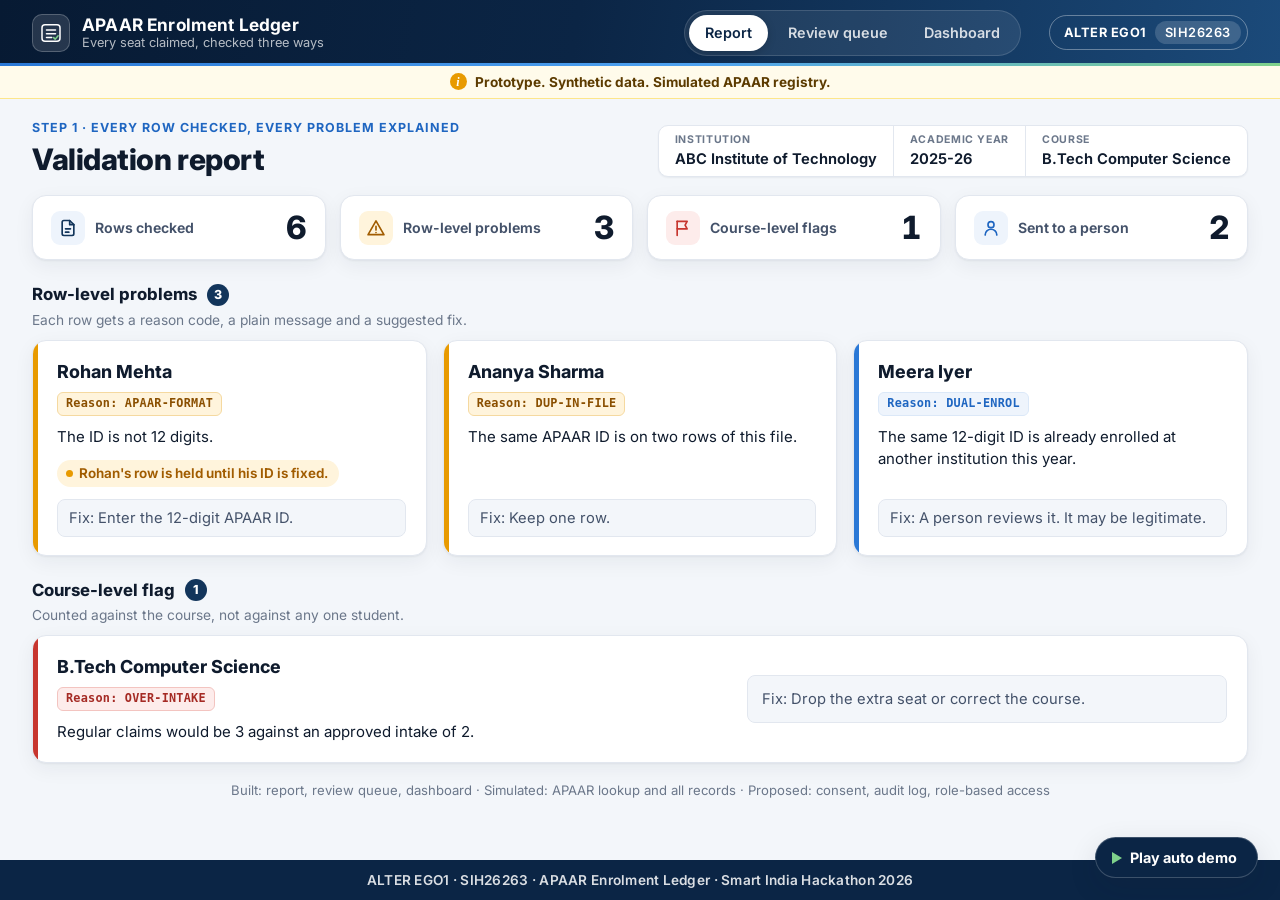
<file: index.html>
<!DOCTYPE html>
<html lang="en">
<head>
  <meta charset="utf-8">
  <meta name="viewport" content="width=device-width, initial-scale=1">
  <title>Report · APAAR Enrolment Ledger</title>
  <link rel="icon" href="data:image/svg+xml,%3Csvg xmlns='http://www.w3.org/2000/svg' viewBox='0 0 32 32'%3E%3Crect width='32' height='32' rx='7' fill='%230b2545'/%3E%3Cpath d='M9 10h14M9 15h14M9 20h7' stroke='white' stroke-width='2.4' stroke-linecap='round' fill='none'/%3E%3Cpath d='M18.5 21.5l2.3 2.3 4.4-4.8' stroke='%237fd18b' stroke-width='2.4' stroke-linecap='round' stroke-linejoin='round' fill='none'/%3E%3C/svg%3E">
  <link rel="preconnect" href="https://fonts.googleapis.com">
  <link rel="preconnect" href="https://fonts.gstatic.com" crossorigin>
  <link rel="stylesheet" href="https://fonts.googleapis.com/css2?family=Inter:wght@400..800&display=swap">
  <link rel="stylesheet" href="style.css">
</head>
<body data-page="report">
  <header class="topbar">
    <a class="brand" href="index.html">
      <span class="brand-mark" aria-hidden="true">
        <svg viewBox="0 0 32 32"><rect x="4" y="5" width="24" height="22" rx="4"/><path d="M10 12h12M10 17h12M10 22h7"/><path d="M19.5 22.2l2 2 4-4.4"/></svg>
      </span>
      <span class="brand-text">
        <span class="brand-name">APAAR Enrolment Ledger</span>
        <span class="brand-sub">Every seat claimed, checked three ways</span>
      </span>
    </a>
    <nav>
      <a href="index.html">Report</a>
      <a href="review.html">Review queue</a>
      <a href="dashboard.html">Dashboard</a>
    </nav>
    <p class="team-chip">ALTER EGO1 <span>SIH26263</span></p>
  </header>
  <p class="banner">Prototype. Synthetic data. Simulated APAAR registry.</p>
  <main class="page">
    <div class="page-head">
      <div class="page-title">
        <p class="eyebrow">Step 1 · Every row checked, every problem explained</p>
        <h1>Validation report</h1>
      </div>
      <div id="context"></div>
    </div>
    <div id="screen"></div>
    <p class="scope-line">Built: report, review queue, dashboard · Simulated: APAAR lookup and all records · Proposed: consent, audit log, role-based access</p>
  </main>
  <footer class="site-footer">ALTER EGO1 · SIH26263 · APAAR Enrolment Ledger · Smart India Hackathon 2026</footer>
  <script src="data.js"></script>
  <script src="app.js"></script>
  <script src="demo.js"></script>
</body>
</html>
</file>
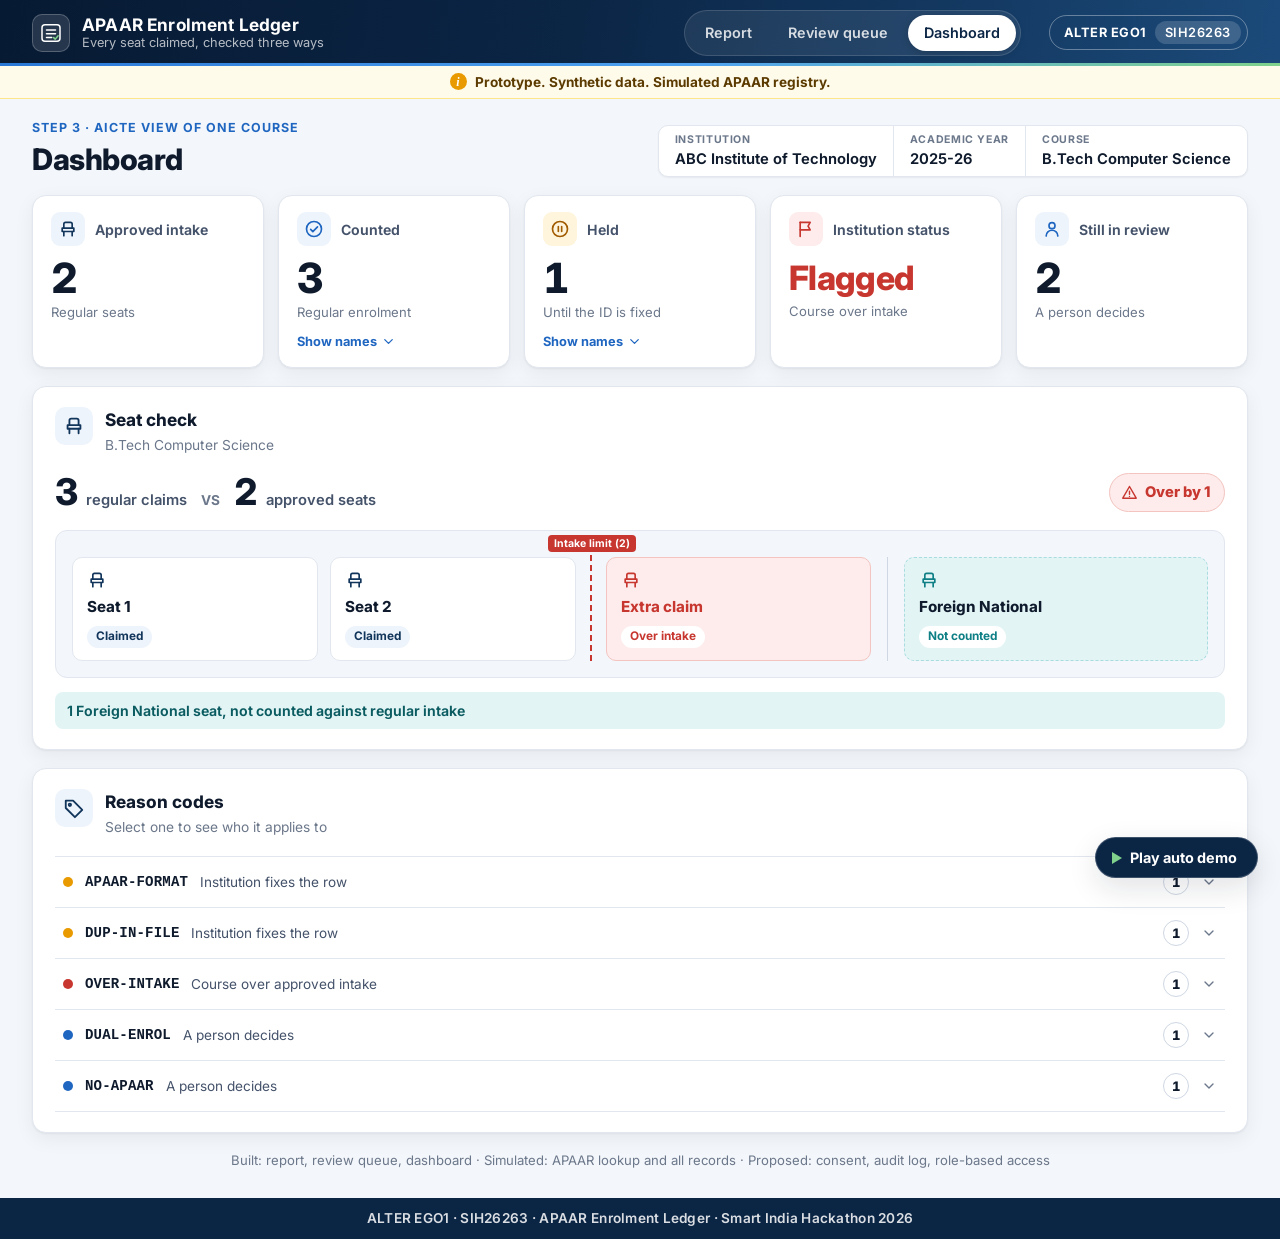
<file: dashboard.html>
<!DOCTYPE html>
<html lang="en">
<head>
  <meta charset="utf-8">
  <meta name="viewport" content="width=device-width, initial-scale=1">
  <title>Dashboard · APAAR Enrolment Ledger</title>
  <link rel="icon" href="data:image/svg+xml,%3Csvg xmlns='http://www.w3.org/2000/svg' viewBox='0 0 32 32'%3E%3Crect width='32' height='32' rx='7' fill='%230b2545'/%3E%3Cpath d='M9 10h14M9 15h14M9 20h7' stroke='white' stroke-width='2.4' stroke-linecap='round' fill='none'/%3E%3Cpath d='M18.5 21.5l2.3 2.3 4.4-4.8' stroke='%237fd18b' stroke-width='2.4' stroke-linecap='round' stroke-linejoin='round' fill='none'/%3E%3C/svg%3E">
  <link rel="preconnect" href="https://fonts.googleapis.com">
  <link rel="preconnect" href="https://fonts.gstatic.com" crossorigin>
  <link rel="stylesheet" href="https://fonts.googleapis.com/css2?family=Inter:wght@400..800&display=swap">
  <link rel="stylesheet" href="style.css">
</head>
<body data-page="dashboard">
  <header class="topbar">
    <a class="brand" href="index.html">
      <span class="brand-mark" aria-hidden="true">
        <svg viewBox="0 0 32 32"><rect x="4" y="5" width="24" height="22" rx="4"/><path d="M10 12h12M10 17h12M10 22h7"/><path d="M19.5 22.2l2 2 4-4.4"/></svg>
      </span>
      <span class="brand-text">
        <span class="brand-name">APAAR Enrolment Ledger</span>
        <span class="brand-sub">Every seat claimed, checked three ways</span>
      </span>
    </a>
    <nav>
      <a href="index.html">Report</a>
      <a href="review.html">Review queue</a>
      <a href="dashboard.html">Dashboard</a>
    </nav>
    <p class="team-chip">ALTER EGO1 <span>SIH26263</span></p>
  </header>
  <p class="banner">Prototype. Synthetic data. Simulated APAAR registry.</p>
  <main class="page">
    <div class="page-head">
      <div class="page-title">
        <p class="eyebrow">Step 3 · AICTE view of one course</p>
        <h1>Dashboard</h1>
      </div>
      <div id="context"></div>
    </div>
    <div id="screen"></div>
    <p class="scope-line">Built: report, review queue, dashboard · Simulated: APAAR lookup and all records · Proposed: consent, audit log, role-based access</p>
  </main>
  <footer class="site-footer">ALTER EGO1 · SIH26263 · APAAR Enrolment Ledger · Smart India Hackathon 2026</footer>
  <script src="data.js"></script>
  <script src="app.js"></script>
  <script src="demo.js"></script>
</body>
</html>
</file>
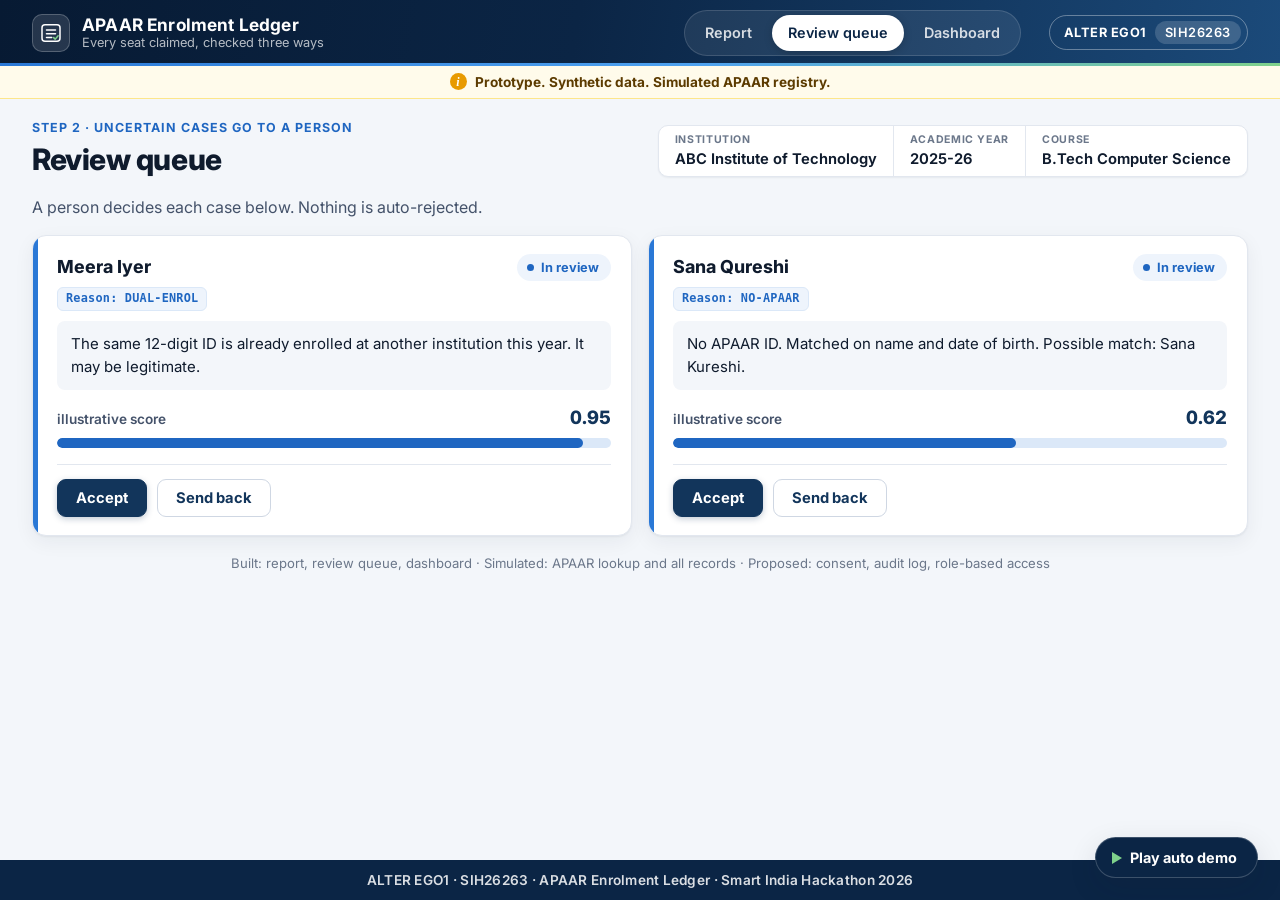
<file: review.html>
<!DOCTYPE html>
<html lang="en">
<head>
  <meta charset="utf-8">
  <meta name="viewport" content="width=device-width, initial-scale=1">
  <title>Review queue · APAAR Enrolment Ledger</title>
  <link rel="icon" href="data:image/svg+xml,%3Csvg xmlns='http://www.w3.org/2000/svg' viewBox='0 0 32 32'%3E%3Crect width='32' height='32' rx='7' fill='%230b2545'/%3E%3Cpath d='M9 10h14M9 15h14M9 20h7' stroke='white' stroke-width='2.4' stroke-linecap='round' fill='none'/%3E%3Cpath d='M18.5 21.5l2.3 2.3 4.4-4.8' stroke='%237fd18b' stroke-width='2.4' stroke-linecap='round' stroke-linejoin='round' fill='none'/%3E%3C/svg%3E">
  <link rel="preconnect" href="https://fonts.googleapis.com">
  <link rel="preconnect" href="https://fonts.gstatic.com" crossorigin>
  <link rel="stylesheet" href="https://fonts.googleapis.com/css2?family=Inter:wght@400..800&display=swap">
  <link rel="stylesheet" href="style.css">
</head>
<body data-page="review">
  <header class="topbar">
    <a class="brand" href="index.html">
      <span class="brand-mark" aria-hidden="true">
        <svg viewBox="0 0 32 32"><rect x="4" y="5" width="24" height="22" rx="4"/><path d="M10 12h12M10 17h12M10 22h7"/><path d="M19.5 22.2l2 2 4-4.4"/></svg>
      </span>
      <span class="brand-text">
        <span class="brand-name">APAAR Enrolment Ledger</span>
        <span class="brand-sub">Every seat claimed, checked three ways</span>
      </span>
    </a>
    <nav>
      <a href="index.html">Report</a>
      <a href="review.html">Review queue</a>
      <a href="dashboard.html">Dashboard</a>
    </nav>
    <p class="team-chip">ALTER EGO1 <span>SIH26263</span></p>
  </header>
  <p class="banner">Prototype. Synthetic data. Simulated APAAR registry.</p>
  <main class="page">
    <div class="page-head">
      <div class="page-title">
        <p class="eyebrow">Step 2 · Uncertain cases go to a person</p>
        <h1>Review queue</h1>
      </div>
      <div id="context"></div>
    </div>
    <div id="screen"></div>
    <p class="scope-line">Built: report, review queue, dashboard · Simulated: APAAR lookup and all records · Proposed: consent, audit log, role-based access</p>
  </main>
  <footer class="site-footer">ALTER EGO1 · SIH26263 · APAAR Enrolment Ledger · Smart India Hackathon 2026</footer>
  <script src="data.js"></script>
  <script src="app.js"></script>
  <script src="demo.js"></script>
</body>
</html>
</file>
<file: style.css>
/* APAAR Enrolment Ledger prototype. Plain CSS, no libraries. */

:root {
  --navy-950: #071a33;
  --navy-900: #0b2545;
  --navy-800: #12355b;
  --navy-700: #1b4a7a;
  --blue-600: #1f66c1;
  --blue-500: #2a78d6;
  --blue-100: #dbe8f8;
  --blue-50: #eef4fc;

  --ink: #0f1b2d;
  --ink-2: #44526a;
  --ink-3: #6b778a;
  --line: #e2e7ef;
  --line-2: #cfd7e3;
  --surface: #ffffff;
  --bg: #f3f6fa;

  --red: #c7362f;
  --red-bg: #fdeceb;
  --red-line: #f3c4c0;
  --amber: #a15c00;
  --amber-mark: #e89a00;
  --amber-bg: #fff4dc;
  --amber-line: #f5d9a0;
  --green: #18794e;
  --green-bg: #e6f4ec;
  --teal: #0f7f86;
  --teal-bg: #e3f4f5;
  --gray-mark: #9aa5b5;

  --radius: 14px;
  --radius-sm: 9px;
  --shadow-sm: 0 1px 2px rgba(15, 27, 45, 0.06);
  --shadow: 0 1px 2px rgba(15, 27, 45, 0.05), 0 6px 20px rgba(15, 27, 45, 0.06);
  --shadow-lg: 0 10px 30px rgba(15, 27, 45, 0.12);

  --font: "Inter", "Segoe UI", "Noto Sans", Roboto, system-ui, -apple-system, "Helvetica Neue", Arial, sans-serif;
  --mono: ui-monospace, "SFMono-Regular", "Cascadia Code", "Noto Sans Mono", Menlo, monospace;
}

* {
  box-sizing: border-box;
}

html {
  scroll-behavior: smooth;
}

body {
  background: var(--bg);
  color: var(--ink);
  display: flex;
  flex-direction: column;
  font-family: var(--font);
  font-size: 15px;
  line-height: 1.5;
  margin: 0;
  min-height: 100vh;
  -webkit-font-smoothing: antialiased;
}

/* ---------- Top bar ---------- */

.topbar {
  align-items: center;
  background: linear-gradient(100deg, var(--navy-950) 0%, var(--navy-900) 45%, var(--navy-700) 100%);
  color: #fff;
  display: flex;
  flex-wrap: wrap;
  gap: 12px 28px;
  padding: 10px 32px;
  position: relative;
}

.topbar::after {
  background: linear-gradient(90deg, var(--blue-500) 0%, #4fa3f0 55%, #7fd18b 100%);
  bottom: 0;
  content: "";
  height: 3px;
  left: 0;
  position: absolute;
  right: 0;
}

.brand {
  align-items: center;
  color: inherit;
  display: flex;
  gap: 12px;
  text-decoration: none;
}

.brand-mark {
  align-items: center;
  background: rgba(255, 255, 255, 0.12);
  border: 1px solid rgba(255, 255, 255, 0.22);
  border-radius: 10px;
  display: inline-flex;
  height: 38px;
  justify-content: center;
  width: 38px;
}

.brand-mark svg {
  fill: none;
  height: 24px;
  stroke: #fff;
  stroke-linecap: round;
  stroke-linejoin: round;
  stroke-width: 2;
  width: 24px;
}

.brand-mark svg path:last-child {
  stroke: #7fd18b;
}

.brand-text {
  display: flex;
  flex-direction: column;
  line-height: 1.2;
}

.brand-name {
  font-size: 1.08rem;
  font-weight: 700;
  letter-spacing: 0.01em;
}

.brand-sub {
  color: rgba(255, 255, 255, 0.7);
  font-size: 0.8rem;
}

nav {
  background: rgba(255, 255, 255, 0.08);
  border: 1px solid rgba(255, 255, 255, 0.14);
  border-radius: 999px;
  display: flex;
  gap: 4px;
  margin-left: auto;
  padding: 4px;
}

nav a {
  border-radius: 999px;
  color: rgba(255, 255, 255, 0.82);
  font-size: 0.9rem;
  font-weight: 600;
  padding: 7px 16px;
  text-decoration: none;
  transition: background 0.15s ease, color 0.15s ease;
}

nav a:hover {
  background: rgba(255, 255, 255, 0.12);
  color: #fff;
}

body[data-page="report"] nav a[href="index.html"],
body[data-page="review"] nav a[href="review.html"],
body[data-page="dashboard"] nav a[href="dashboard.html"] {
  background: #fff;
  box-shadow: 0 2px 8px rgba(0, 0, 0, 0.18);
  color: var(--navy-900);
}

.team-chip {
  align-items: center;
  border: 1px solid rgba(255, 255, 255, 0.35);
  border-radius: 999px;
  display: inline-flex;
  font-size: 0.8rem;
  font-weight: 700;
  gap: 8px;
  letter-spacing: 0.04em;
  margin: 0;
  padding: 5px 6px 5px 14px;
}

.team-chip span {
  background: rgba(255, 255, 255, 0.16);
  border-radius: 999px;
  font-weight: 600;
  padding: 2px 10px;
}

/* ---------- Prototype banner (required on every page) ---------- */

.banner {
  align-items: center;
  background: #fffbeb;
  border-bottom: 1px solid #fde68a;
  color: #5c3b00;
  display: flex;
  font-size: 0.85rem;
  font-weight: 700;
  gap: 8px;
  justify-content: center;
  margin: 0;
  padding: 6px 32px;
}

.banner::before {
  align-items: center;
  background: var(--amber-mark);
  border-radius: 50%;
  color: #fff;
  content: "i";
  display: inline-flex;
  flex: none;
  font-family: Georgia, serif;
  font-size: 0.75rem;
  font-style: italic;
  font-weight: 700;
  height: 17px;
  justify-content: center;
  width: 17px;
}

/* ---------- Page ---------- */

.page {
  flex: 1;
  margin: 0 auto;
  max-width: 1320px;
  padding: 20px 32px 28px;
  width: 100%;
}

.page-head {
  align-items: flex-end;
  display: flex;
  flex-wrap: wrap;
  gap: 12px 24px;
  justify-content: space-between;
  margin-bottom: 18px;
}

.eyebrow {
  color: var(--blue-600);
  font-size: 0.78rem;
  font-weight: 700;
  letter-spacing: 0.08em;
  margin: 0 0 4px;
  text-transform: uppercase;
}

h1 {
  font-size: 1.85rem;
  font-weight: 800;
  letter-spacing: -0.015em;
  line-height: 1.2;
  margin: 0;
}

.lede {
  color: var(--ink-2);
  font-size: 1rem;
  margin: 0 0 16px;
}

.site-footer {
  background: var(--navy-900);
  color: rgba(255, 255, 255, 0.85);
  font-size: 0.85rem;
  font-weight: 600;
  letter-spacing: 0.02em;
  padding: 10px 32px;
  text-align: center;
}

.icon {
  display: inline-flex;
  flex: none;
}

.icon svg {
  fill: none;
  height: 100%;
  stroke: currentColor;
  stroke-linecap: round;
  stroke-linejoin: round;
  stroke-width: 2;
  width: 100%;
}

/* ---------- Context bar (sits on the title row) ---------- */

.context {
  background: var(--surface);
  border: 1px solid var(--line);
  border-radius: 10px;
  box-shadow: var(--shadow-sm);
  display: flex;
  flex-wrap: wrap;
}

.context-item {
  display: flex;
  flex-direction: column;
  margin: 0;
  padding: 6px 16px;
}

.context-item + .context-item {
  border-left: 1px solid var(--line);
}

.context-label {
  color: var(--ink-3);
  font-size: 0.66rem;
  font-weight: 700;
  letter-spacing: 0.06em;
  text-transform: uppercase;
}

.context-value {
  font-size: 0.92rem;
  font-weight: 650;
}

/* ---------- Cards (Report and Review queue) ---------- */

.card-grid {
  display: grid;
  gap: 16px;
  grid-template-columns: repeat(auto-fill, minmax(min(100%, 420px), 1fr));
}

.card {
  --accent: var(--amber-mark);
  --badge-bg: var(--amber-bg);
  --badge-ink: #8a4f00;
  --badge-line: var(--amber-line);
  animation: rise 0.45s ease backwards;
  animation-delay: calc(var(--i, 0) * 70ms);
  background: var(--surface);
  border: 1px solid var(--line);
  border-radius: var(--radius);
  box-shadow: var(--shadow);
  margin: 0;
  overflow: hidden;
  padding: 18px 20px 18px 24px;
  position: relative;
}

.card::before {
  background: var(--accent);
  bottom: 0;
  content: "";
  left: 0;
  position: absolute;
  top: 0;
  width: 5px;
}

.card[data-kind="seat"] {
  --accent: var(--red);
  --badge-bg: var(--red-bg);
  --badge-ink: #a52a24;
  --badge-line: var(--red-line);
}

.card[data-kind="person"] {
  --accent: var(--blue-500);
  --badge-bg: var(--blue-50);
  --badge-ink: var(--blue-600);
  --badge-line: var(--blue-100);
}

.card p {
  margin: 0;
}

.subject {
  font-size: 1.12rem;
  font-weight: 750;
}

/* Reason badge: tinted in the same colour as the card's accent bar. */
.card .reason {
  background: var(--badge-bg);
  border: 1px solid var(--badge-line);
  border-radius: 6px;
  color: var(--badge-ink);
  display: inline-block;
  font-family: var(--mono);
  font-size: 0.74rem;
  font-weight: 700;
  letter-spacing: 0.02em;
  margin-top: 6px;
  padding: 2px 8px;
}

.card .message {
  margin-top: 10px;
}

.fix {
  background: var(--bg);
  border: 1px solid var(--line);
  border-radius: 8px;
  color: var(--ink-2);
  font-size: 0.92rem;
  padding: 7px 11px;
}

.card .fix {
  margin-top: 12px;
}

.card .held {
  align-items: center;
  background: var(--amber-bg);
  border-radius: 999px;
  color: var(--amber);
  display: inline-flex;
  font-size: 0.84rem;
  font-weight: 650;
  gap: 6px;
  margin-top: 10px;
  padding: 3px 11px 3px 9px;
}

.held::before {
  background: var(--amber-mark);
  border-radius: 50%;
  content: "";
  height: 7px;
  width: 7px;
}

/* Report page: summary strip and groups */

.stats.report-stats {
  grid-template-columns: repeat(4, minmax(0, 1fr));
  margin-bottom: 22px;
}

.report-stats .stat {
  align-items: center;
  flex-direction: row;
  justify-content: space-between;
  padding: 14px 18px;
}

.report-stats .stat-value {
  font-size: 2rem;
  margin: 0;
}

.group-head {
  margin: 0 0 10px;
}

.group-title {
  align-items: center;
  display: flex;
  font-size: 1.05rem;
  font-weight: 750;
  gap: 10px;
  margin: 0;
}

.group-count {
  align-items: center;
  background: var(--navy-800);
  border-radius: 999px;
  color: #fff;
  display: inline-flex;
  font-size: 0.78rem;
  font-weight: 800;
  height: 22px;
  justify-content: center;
  min-width: 22px;
  padding: 0 7px;
}

.group-sub {
  color: var(--ink-3);
  font-size: 0.86rem;
  margin: 2px 0 0;
}

/* Row cards: equal height, fix box pinned to the bottom so all three line up. */
.card-grid-3 {
  grid-template-columns: repeat(auto-fill, minmax(min(100%, 340px), 1fr));
  margin-bottom: 22px;
}

.card-grid-3 .card {
  display: flex;
  flex-direction: column;
}

.card-grid-3 .card .reason,
.card-grid-3 .card .held {
  align-self: flex-start;
}

.card-grid-3 .card .message {
  margin-bottom: 12px;
}

.card-grid-3 .card .held {
  margin: 0 0 12px;
}

.card-grid-3 .card .fix {
  margin-top: auto;
}

/* Course card: problem on the left, fix on the right. */
.card-grid-course {
  grid-template-columns: minmax(0, 1fr);
}

.card-grid-course .card {
  align-items: center;
  column-gap: 32px;
  display: grid;
  grid-template-columns: minmax(0, 1fr) minmax(260px, 480px);
}

.card-grid-course .card > p {
  grid-column: 1;
}

.card-grid-course .card .reason {
  justify-self: start;
}

.card-grid-course .card .fix {
  grid-column: 2;
  grid-row: 1 / span 3;
  margin-top: 0;
  padding: 12px 14px;
}

/* Illustrative score: label left, number right, full-width meter below. */

.score-meter {
  margin-top: 14px;
}

.score-row {
  align-items: baseline;
  display: flex;
  justify-content: space-between;
  margin-bottom: 6px;
}

.score-label {
  color: var(--ink-2);
  font-size: 0.85rem;
  font-weight: 600;
}

.score-value {
  color: var(--navy-800);
  font-size: 1.15rem;
  font-variant-numeric: tabular-nums;
  font-weight: 800;
}

.score-track {
  background: var(--blue-100);
  border-radius: 999px;
  display: block;
  height: 10px;
  overflow: hidden;
}

.score-fill {
  animation: grow 0.9s cubic-bezier(0.2, 0.7, 0.2, 1) 0.2s backwards;
  background: var(--blue-600);
  border-radius: 999px;
  display: block;
  height: 100%;
  transform-origin: left center;
}

.decision {
  align-items: center;
  background: var(--blue-50);
  border-radius: 999px;
  color: var(--blue-600);
  display: inline-flex;
  flex: none;
  font-size: 0.8rem;
  font-weight: 700;
  gap: 7px;
  padding: 4px 12px 4px 10px;
  transition: background 0.2s ease, color 0.2s ease;
}

.decision::before {
  animation: pulse 1.6s ease-in-out infinite;
  background: currentColor;
  border-radius: 50%;
  content: "";
  height: 7px;
  width: 7px;
}

.decision[data-state="accepted"] {
  animation: pop 0.35s ease;
  background: var(--green-bg);
  color: var(--green);
}

.decision[data-state="sent-back"] {
  animation: pop 0.35s ease;
  background: var(--amber-bg);
  color: var(--amber);
}

.decision[data-state="accepted"]::before,
.decision[data-state="sent-back"]::before {
  animation: none;
}

/* Review cards: name and status on one row, evidence box, score, buttons. */

.card-head {
  align-items: center;
  display: flex;
  gap: 12px;
  justify-content: space-between;
}

.review-grid .card {
  display: flex;
  flex-direction: column;
}

.review-grid .card .reason {
  align-self: flex-start;
}

.card .evidence {
  background: var(--bg);
  border-radius: 8px;
  flex: 1;
  padding: 12px 14px;
}

.actions {
  border-top: 1px solid var(--line);
  display: flex;
  gap: 10px;
  margin-top: 16px;
  padding-top: 14px;
}

button {
  font-family: inherit;
}

.btn {
  border-radius: 9px;
  cursor: pointer;
  font-size: 0.92rem;
  font-weight: 700;
  margin: 0;
  padding: 9px 18px;
  transition: transform 0.1s ease, box-shadow 0.15s ease, background 0.15s ease;
}

.btn:active {
  transform: translateY(1px);
}

.btn-primary {
  background: var(--navy-800);
  border: 1px solid var(--navy-800);
  box-shadow: 0 2px 6px rgba(18, 53, 91, 0.25);
  color: #fff;
}

.btn-primary:hover {
  background: var(--navy-700);
}

.btn-secondary {
  background: #fff;
  border: 1px solid var(--line-2);
  color: var(--navy-800);
}

.btn-secondary:hover {
  background: var(--bg);
}

/* ---------- Dashboard: stat cards ---------- */

.stats {
  display: grid;
  gap: 14px;
  grid-template-columns: repeat(5, minmax(0, 1fr));
  margin: 0 0 18px;
}

.stat {
  --tone: var(--navy-800);
  --tone-bg: var(--blue-50);
  align-items: flex-start;
  animation: rise 0.5s ease backwards;
  animation-delay: calc(var(--i, 0) * 70ms);
  background: var(--surface);
  border: 1px solid var(--line);
  border-radius: var(--radius);
  box-shadow: var(--shadow);
  color: var(--ink);
  display: flex;
  flex-direction: column;
  font: inherit;
  margin: 0;
  overflow: hidden;
  padding: 16px 18px;
  position: relative;
  text-align: left;
}

.tone-navy { --tone: var(--navy-800); --tone-bg: var(--blue-50); }
.tone-blue { --tone: var(--blue-600); --tone-bg: var(--blue-50); }
.tone-amber { --tone: var(--amber-mark); --tone-bg: var(--amber-bg); }
.tone-red { --tone: var(--red); --tone-bg: var(--red-bg); }
.tone-green { --tone: var(--green); --tone-bg: var(--green-bg); }

button.stat {
  cursor: pointer;
  transition: transform 0.15s ease, box-shadow 0.15s ease, border-color 0.15s ease;
}

button.stat:hover {
  border-color: var(--line-2);
  box-shadow: var(--shadow-lg);
  transform: translateY(-2px);
}

.stat-top {
  align-items: center;
  display: flex;
  gap: 10px;
}

.stat-icon {
  background: var(--tone-bg);
  border-radius: 9px;
  color: var(--tone);
  height: 34px;
  padding: 7px;
  width: 34px;
}

.tone-amber .stat-icon {
  color: var(--amber);
}

.stat-label {
  color: var(--ink-2);
  font-size: 0.88rem;
  font-weight: 650;
}

.stat-value {
  font-size: 2.6rem;
  font-variant-numeric: tabular-nums;
  font-weight: 800;
  letter-spacing: -0.02em;
  line-height: 1.1;
  margin: 10px 0 2px;
}

.stat-value.flagged {
  color: var(--red);
  font-size: 2.1rem;
  line-height: 1.32;
}

.stat-caption {
  color: var(--ink-3);
  font-size: 0.82rem;
  line-height: 1.35;
}

.stat-hint {
  align-items: center;
  color: var(--blue-600);
  display: inline-flex;
  font-size: 0.8rem;
  font-weight: 700;
  gap: 4px;
  padding-top: 10px;
}

.stat-hint .icon {
  height: 15px;
  transition: transform 0.2s ease;
  width: 15px;
}

.stat[aria-expanded="true"] .stat-hint .icon {
  transform: rotate(180deg);
}

.stat-names {
  animation: rise 0.25s ease backwards;
  border-top: 1px dashed var(--line-2);
  display: flex;
  flex-direction: column;
  gap: 5px;
  margin-top: 10px;
  padding-top: 10px;
  width: 100%;
}

.stat-names[hidden] {
  display: none;
}

.stat-name {
  align-items: center;
  display: flex;
  font-size: 0.9rem;
  font-weight: 600;
  gap: 8px;
}

.stat-name::before {
  background: var(--tone);
  border-radius: 50%;
  content: "";
  height: 7px;
  width: 7px;
}

/* ---------- Dashboard: panels ---------- */

.dash-grid {
  display: grid;
  gap: 18px;
  grid-template-columns: minmax(0, 1.35fr) minmax(0, 1fr);
  margin-bottom: 18px;
}

.scope-line {
  color: var(--ink-3);
  font-size: 0.82rem;
  margin: 18px 0 0;
  text-align: center;
}

.panel {
  animation: rise 0.55s ease 0.25s backwards;
  background: var(--surface);
  border: 1px solid var(--line);
  border-radius: var(--radius);
  box-shadow: var(--shadow);
  padding: 20px 22px;
}

.panel-head {
  align-items: flex-start;
  display: flex;
  gap: 12px;
  margin-bottom: 18px;
}

.panel-icon {
  background: var(--blue-50);
  border-radius: 10px;
  color: var(--navy-800);
  height: 38px;
  padding: 8px;
  width: 38px;
}

.panel-title {
  font-size: 1.08rem;
  font-weight: 750;
  margin: 0;
}

.panel-sub {
  color: var(--ink-3);
  font-size: 0.86rem;
  margin: 2px 0 0;
}

/* Seat check (CSS-only seats) */

.seat-hero {
  align-items: center;
  display: flex;
  flex-wrap: wrap;
  gap: 12px 18px;
  justify-content: space-between;
  margin-bottom: 18px;
}

.seat-figure {
  align-items: baseline;
  display: flex;
  flex-wrap: wrap;
  gap: 4px 8px;
  margin: 0;
}

.seat-num {
  font-size: 2.3rem;
  font-variant-numeric: tabular-nums;
  font-weight: 800;
  letter-spacing: -0.02em;
  line-height: 1;
}

.seat-of {
  color: var(--ink-2);
  font-size: 0.92rem;
  font-weight: 600;
}

.seat-vs {
  color: var(--ink-3);
  font-size: 0.85rem;
  font-weight: 700;
  margin: 0 6px;
  text-transform: uppercase;
}

.seat-label {
  align-items: center;
  border-radius: 999px;
  display: inline-flex;
  font-size: 0.92rem;
  font-weight: 800;
  gap: 7px;
  margin: 0;
  padding: 7px 14px 7px 11px;
}

.seat-label .icon {
  height: 17px;
  width: 17px;
}

.seat-label.is-over {
  background: var(--red-bg);
  border: 1px solid var(--red-line);
  color: var(--red);
}

.seat-label.is-ok {
  background: var(--green-bg);
  color: var(--green);
}

.seat-bar {
  align-items: stretch;
  background: var(--bg);
  border: 1px solid var(--line);
  border-radius: 12px;
  display: flex;
  gap: 12px;
  padding: 26px 16px 16px;
}

.seat-slot {
  --slot: var(--navy-800);
  --slot-bg: var(--surface);
  --slot-line: var(--line);
  --tag-bg: var(--blue-50);
  animation: seat-in 0.5s cubic-bezier(0.2, 0.8, 0.3, 1.3) backwards;
  animation-delay: calc(0.35s + var(--i, 0) * 130ms);
  background: var(--slot-bg);
  border: 1px solid var(--slot-line);
  border-radius: 10px;
  display: flex;
  flex: 1 0 auto;
  flex-direction: column;
  gap: 8px;
  padding: 12px 14px;
}

.slot-head {
  align-items: flex-start;
  display: flex;
  flex-direction: column;
  gap: 6px;
}

.slot-icon {
  color: var(--slot);
  height: 20px;
  width: 20px;
}

.slot-title {
  font-size: 0.95rem;
  font-weight: 750;
  white-space: nowrap;
}

.slot-tag {
  align-self: flex-start;
  background: var(--tag-bg);
  border-radius: 999px;
  color: var(--slot);
  font-size: 0.74rem;
  font-weight: 700;
  padding: 2px 9px;
  white-space: nowrap;
}

.slot-empty {
  --slot: var(--ink-3);
  --slot-bg: transparent;
  --slot-line: var(--line-2);
  --tag-bg: var(--surface);
  border-style: dashed;
}

.slot-over {
  --slot: var(--red);
  --slot-bg: var(--red-bg);
  --slot-line: var(--red-line);
  --tag-bg: var(--surface);
  animation: seat-in 0.5s cubic-bezier(0.2, 0.8, 0.3, 1.3) backwards, ring 2s ease-in-out infinite;
  animation-delay: calc(0.35s + var(--i, 0) * 130ms), 1.4s;
}

.slot-over .slot-title {
  color: var(--red);
}

.slot-fn {
  --slot: var(--teal);
  --slot-bg: var(--teal-bg);
  --slot-line: #a9dcdf;
  --tag-bg: var(--surface);
  border-style: dashed;
}

.seat-limit {
  align-self: stretch;
  border-left: 2px dashed var(--red);
  flex: none;
  margin: -12px 2px 0;
  position: relative;
}

.seat-limit::before {
  background: var(--red);
  border-radius: 4px;
  color: #fff;
  content: attr(data-label);
  font-size: 0.66rem;
  font-weight: 700;
  left: 50%;
  padding: 1px 6px;
  position: absolute;
  top: -10px;
  transform: translateX(-50%);
  white-space: nowrap;
}

.seat-divider {
  align-self: stretch;
  background: var(--line-2);
  flex: none;
  margin: 0 4px;
  width: 1px;
}

.seat-note {
  background: var(--teal-bg);
  border-radius: 8px;
  color: #0b5c61;
  font-size: 0.88rem;
  font-weight: 650;
  margin: 14px 0 0;
  padding: 8px 12px;
}

/* Reason codes: a flush list with dividers (no cards inside the card) */

.chips {
  border-top: 1px solid var(--line);
  margin: 0;
}

.chip-block {
  --kind: var(--amber-mark);
  --kind-bg: var(--amber-bg);
  animation: rise 0.45s ease backwards;
  animation-delay: calc(0.4s + var(--i, 0) * 60ms);
  border-bottom: 1px solid var(--line);
}

.chip-block.kind-seat {
  --kind: var(--red);
  --kind-bg: var(--red-bg);
}

.chip-block.kind-person {
  --kind: var(--blue-600);
  --kind-bg: var(--blue-50);
}

.chip {
  align-items: center;
  background: none;
  border: 0;
  border-radius: 0;
  color: var(--ink);
  cursor: pointer;
  display: grid;
  gap: 12px;
  grid-template-columns: 10px auto minmax(0, 1fr) auto 16px;
  margin: 0;
  padding: 12px 8px;
  text-align: left;
  transition: background 0.15s ease;
  width: 100%;
}

.chip:hover {
  background: var(--bg);
}

.chip[aria-expanded="true"] {
  background: var(--kind-bg);
}

.chip-dot {
  background: var(--kind);
  border-radius: 50%;
  height: 10px;
  width: 10px;
}

.chip-code {
  font-family: var(--mono);
  font-size: 0.88rem;
  font-weight: 800;
  letter-spacing: 0.01em;
}

.chip-kind {
  color: var(--ink-2);
  font-size: 0.85rem;
}

.chip-count {
  align-items: center;
  background: var(--surface);
  border: 1px solid var(--line-2);
  border-radius: 999px;
  color: var(--ink);
  display: inline-flex;
  font-size: 0.82rem;
  font-variant-numeric: tabular-nums;
  font-weight: 800;
  height: 26px;
  justify-content: center;
  min-width: 26px;
  padding: 0 8px;
}

.chip-chevron {
  color: var(--ink-3);
  height: 16px;
  transition: transform 0.2s ease;
  width: 16px;
}

.chip[aria-expanded="true"] .chip-chevron {
  transform: rotate(180deg);
}

.chip-detail {
  animation: rise 0.25s ease backwards;
  background: var(--bg);
  border-left: 3px solid var(--kind);
  border-radius: 0 8px 8px 0;
  font-size: 0.88rem;
  margin: 0 8px 12px 30px;
  padding: 10px 14px;
}

.chip-detail[hidden] {
  display: none;
}

.chip-subjects {
  font-weight: 700;
  margin: 0;
  padding-left: 18px;
}

.chip-subjects li::marker {
  color: var(--kind);
}

.chip-detail .message {
  margin: 6px 0 0;
}

/* ---------- Auto demo (demo.js) ---------- */

.demo-play {
  align-items: center;
  background: var(--navy-900);
  border: 1px solid rgba(255, 255, 255, 0.2);
  border-radius: 999px;
  bottom: 22px;
  box-shadow: var(--shadow-lg);
  color: #fff;
  cursor: pointer;
  display: inline-flex;
  font-size: 0.9rem;
  font-weight: 700;
  gap: 8px;
  margin: 0;
  padding: 11px 20px 11px 16px;
  position: fixed;
  right: 22px;
  transition: transform 0.15s ease, background 0.15s ease;
  z-index: 30;
}

.demo-play::before {
  border-bottom: 6px solid transparent;
  border-left: 10px solid #7fd18b;
  border-top: 6px solid transparent;
  content: "";
}

.demo-play:hover {
  background: var(--navy-700);
  transform: translateY(-2px);
}

.demo-controls {
  align-items: center;
  backdrop-filter: blur(8px);
  background: rgba(255, 255, 255, 0.92);
  border: 1px solid var(--line);
  border-radius: 12px;
  box-shadow: var(--shadow-lg);
  display: flex;
  flex-wrap: wrap;
  gap: 6px;
  justify-content: flex-end;
  max-width: 30rem;
  padding: 6px;
  position: fixed;
  right: 14px;
  top: 84px;
  z-index: 30;
}

.demo-controls-hidden {
  display: none;
}

.demo-controls button,
.demo-controls select {
  background: #fff;
  border: 1px solid var(--line-2);
  border-radius: 7px;
  color: var(--navy-800);
  cursor: pointer;
  font-family: inherit;
  font-size: 0.78rem;
  font-weight: 600;
  margin: 0;
  padding: 4px 9px;
}

.demo-caption {
  animation: caption-in 0.35s ease backwards;
  backdrop-filter: blur(10px);
  background: rgba(7, 26, 51, 0.93);
  border: 1px solid rgba(255, 255, 255, 0.14);
  border-radius: 16px;
  bottom: 24px;
  box-shadow: 0 18px 50px rgba(7, 26, 51, 0.35);
  color: #fff;
  font-family: var(--font);
  font-size: 1.28rem;
  font-weight: 500;
  left: 50%;
  line-height: 1.45;
  margin: 0;
  max-width: 50rem;
  padding: 16px 24px;
  position: fixed;
  text-align: center;
  transform: translateX(-50%);
  width: calc(100% - 2rem);
  z-index: 30;
}

.demo-highlight {
  box-shadow: 0 0 0 6px rgba(42, 120, 214, 0.18), 0 12px 32px rgba(31, 102, 193, 0.22) !important;
  outline: 3px solid var(--blue-500);
  outline-offset: 4px;
  position: relative;
  transition: box-shadow 0.25s ease, outline-color 0.25s ease;
  z-index: 2;
}

/* ---------- Motion ---------- */

@keyframes rise {
  from { opacity: 0; transform: translateY(10px); }
  to { opacity: 1; transform: none; }
}

@keyframes grow {
  from { transform: scaleX(0); }
  to { transform: scaleX(1); }
}

@keyframes seat-in {
  from { opacity: 0; transform: translateY(14px) scale(0.85); }
  to { opacity: 1; transform: none; }
}

@keyframes ring {
  0%, 100% { box-shadow: 0 0 0 0 rgba(199, 54, 47, 0); }
  50% { box-shadow: 0 0 0 5px rgba(199, 54, 47, 0.16); }
}

@keyframes pulse {
  0%, 100% { opacity: 1; }
  50% { opacity: 0.3; }
}

@keyframes pop {
  0% { transform: scale(0.9); }
  60% { transform: scale(1.06); }
  100% { transform: none; }
}

@keyframes wave {
  0%, 100% { transform: none; }
  50% { transform: rotate(-8deg); }
}

@keyframes caption-in {
  from { opacity: 0; transform: translate(-50%, 8px); }
  to { opacity: 1; transform: translate(-50%, 0); }
}

@media (prefers-reduced-motion: reduce) {
  *,
  *::before,
  *::after {
    animation: none !important;
    scroll-behavior: auto !important;
    transition: none !important;
  }
}

/* ---------- Smaller screens ---------- */

@media (max-width: 1280px) {
  .dash-grid {
    grid-template-columns: minmax(0, 1fr);
  }
}

@media (max-width: 1100px) {
  .stats {
    grid-template-columns: repeat(3, minmax(0, 1fr));
  }
  .stats.report-stats {
    grid-template-columns: repeat(2, minmax(0, 1fr));
  }
}

@media (max-width: 720px) {
  .topbar {
    padding: 12px 16px;
  }
  nav {
    justify-content: space-between;
    margin-left: 0;
    order: 3;
    width: 100%;
  }
  nav a {
    padding: 7px 10px;
  }
  .team-chip {
    margin-left: auto;
  }
  .banner {
    padding: 9px 16px;
  }
  .page {
    padding: 20px 16px 40px;
  }
  .stats {
    grid-template-columns: repeat(2, minmax(0, 1fr));
  }
  .seat-bar {
    flex-wrap: wrap;
  }
  .seat-slot {
    flex: 1 1 40%;
  }
  .slot-title {
    white-space: normal;
  }
  .seat-limit,
  .seat-divider {
    display: none;
  }
  .demo-caption {
    font-size: 1rem;
  }
}
</file>
